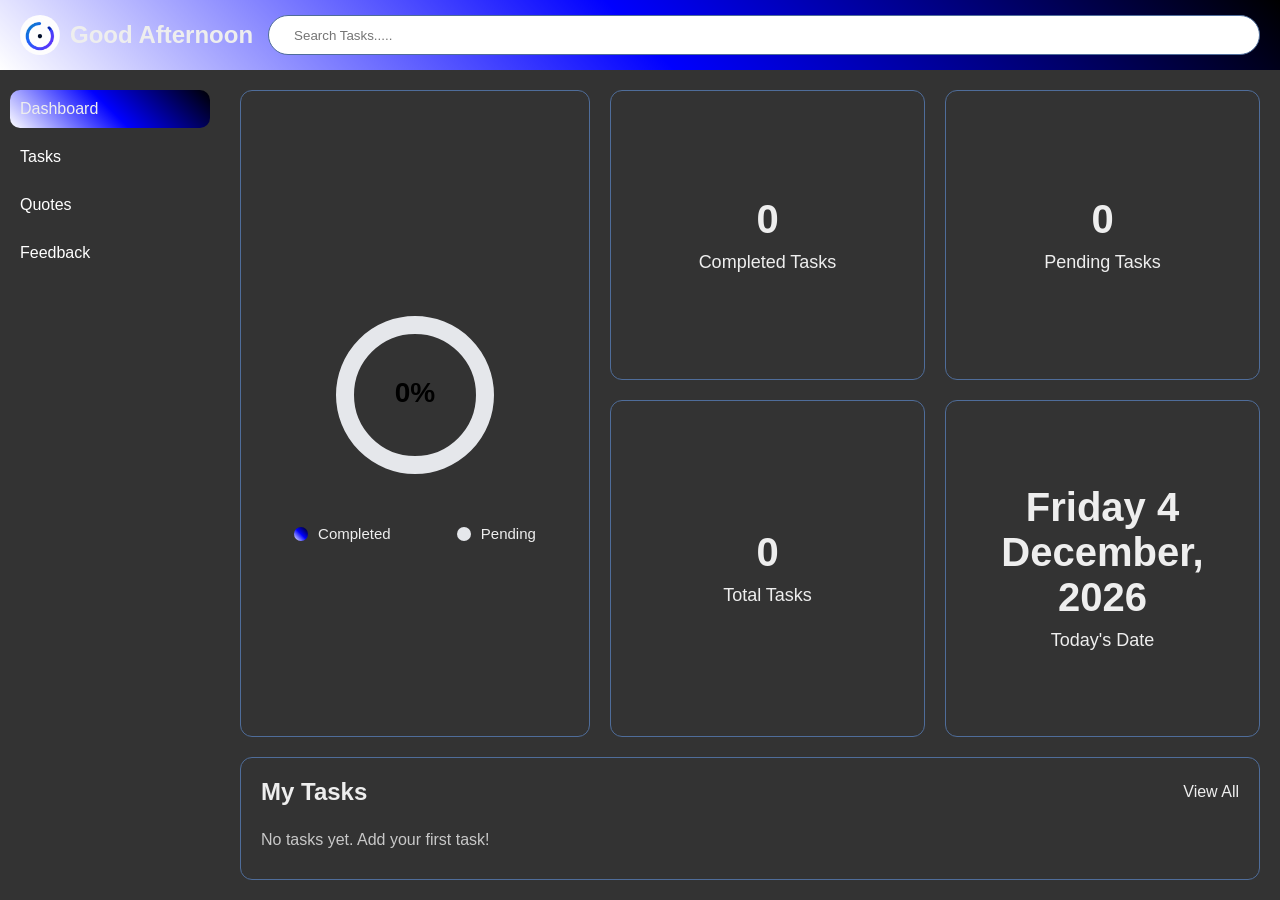
<file: index.html>
<!doctype html>
<html lang="en">
  <head>
    <meta charset="UTF-8">
    <meta name="viewport" content="width=device-width,initial-scale=1.0">
    <!-- initial scale 1.0 tell browser to set zoom to normal -->
    <title>FocusFlow For Tasks - Dashboard</title>
    <link rel="stylesheet" href="style.css">
  </head>
<body>
  <div class="full-body">
    <!-- Topbar contain profile photo, searchbar and name -->
    <header class="topbar">
      <div class="profile">
        <img src="Assets/logo.jpg" alt="FocusFlow logo" class="logo"/>
        <h2 id="username">Welcome</h2>
      </div>
      <input placeholder="Search Tasks....." type="search" class="searchbar"/>
    </header>
  <div class="main-body">
    <!-- main body contain sidebar and dashboard -->
  <aside class="sidebar">
    <nav>
      <a href="index.html" class="option active">Dashboard</a>
      <a href="Tasks.html" class="option">Tasks</a>
      <a href="Quote.html" class="option">Quotes</a>
      <a href="Feedback.html" class="option">Feedback</a>
    </nav>
  </aside>
  <!-- now dashboard -->
  <main class="dashboard" style="box-shadow:0 0 0 red;border:none;">
    <div class="dashboard-overview">
    <!-- This shows the progress -->
    <div class="progress-card">
      <svg class="progress-ring" width="220" height="220">
        <defs>
          <linearGradient id="progressColor-1" x1="100%" y1="100%" x2="0%" y2="0%">
            <stop offset="0%" stop-color="white"/>
            <stop offset="50%" stop-color="blue"/>
            <stop offset="100%" stop-color="black"/>
          </linearGradient>
        </defs>
        <!-- This is background circle -->
        <circle cy="110" cx="110" r="70" fill="none" stroke="#E5E7EB" stroke-width="18" stroke-linecap="round" stroke-dasharray="440" stroke-dashoffset="0"></circle>
        <!-- This one shows percentage -->
        <text id="progressText" x="110" y="110" font-weight="bold" text-anchor="middle" dominant-baseline="middle" font-size="28" >0%</text>
        <!-- This is progress cricle -->
        <circle cy="110" cx="110" r="70" stroke="url(#progressColor-1)" fill="none" stroke-width="18" stroke-dasharray="440" stroke-dashoffset="220" stroke-linecap="round" id="progressCircle"></circle>
        <!-- stroke linecap design circle start and end point round,square,butt(defualt) -->
        
      </svg>
    <div class="status">
      <div class="status-item" style="box-shadow:0 0 0 red;border:none;">
        <h2 class="completed-color"></h2>
        Completed
      </div>
      <div class="status-item" style="box-shadow:0 0 0 red;border:none;">
        <h2 class="pending-color"></h2>
        Pending
      </div>
    </div>
    </div>
    <!-- Total no. of completed tasks -->
    <div class="stats-grid">
      <div class="card stat-card">
        <h2 id="completedCount">3</h2>
        <p>
          Completed Tasks
        </p>
      </div>
      <!-- Total no. of pending tasks -->
      <div class="card stat-card">
        <h2 id="pendingCount">
          6
        </h2>
        <p>
          Pending Tasks
        </p>
      </div>
      <!-- Total no. of tasks -->
      <div class="card stat-card">
        <h2 id="totalCount">
          9
        </h2>
        <p>
          Total Tasks
        </p>
      </div>
      <!-- This one change date automatically -->
      <div class="card stat-card">
        <h2 id="todayDate">
          20 july 2026
        </h2>
        <p>
          Today's Date
        </p>
      </div>
    </div>
    </div>
    <!-- Dashboard Task Preview -->

<div class="dashboard-tasks">

    <div class="dashboard-tasks-header">

        <h2>My Tasks</h2>

        <a href="tasks.html">View All</a>

    </div>

    <div id="dashboardTasks">

    </div>

</div>
  
  </main>
  </div>
  </div>
<script src="script.js"></script>
</body>
</html>
</file>
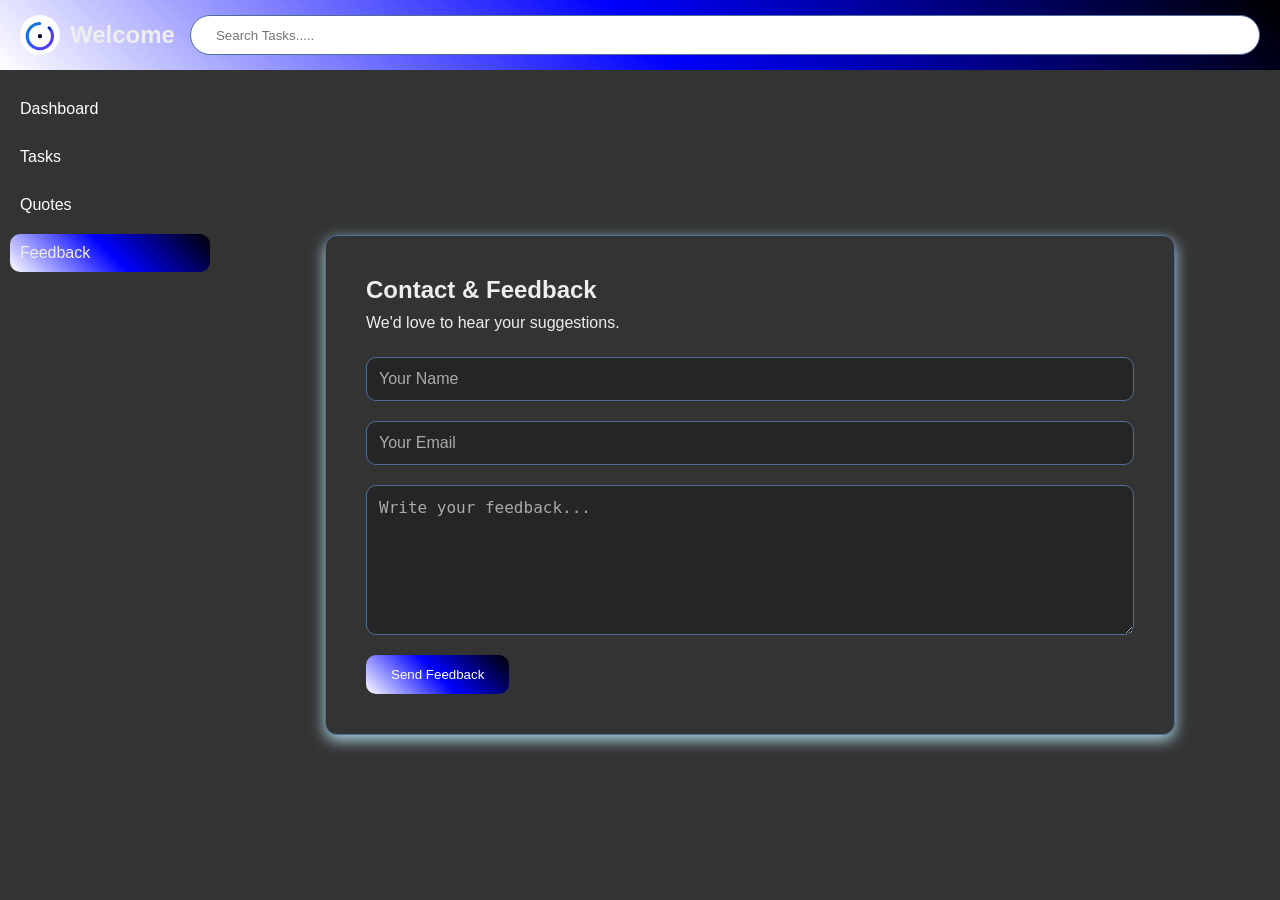
<file: Feedback.html>
<!doctype html>
<html lang="en">
<head>
  <meta charset="UTF-8">
  <meta name="viewport" content="width=device-width,initial-scale=1.0">
  <title>FocusFlow For Tasks - Feedback </title>
  <link rel="stylesheet" href="style.css">
</head>
<body>
    <div class="full-body">
    <!-- Topbar contain profile photo, searchbar and name -->
    <header class="topbar">
      <div class="profile">
        <img src="Assets/logo.jpg" alt="FocusFlow logo" class="logo"/>
        <h2 id="username">Welcome</h2>
      </div>
      <input placeholder="Search Tasks....." type="search" class="searchbar"/>
    </header>
  <div class="main-body">
    <!-- main body contain sidebar and dashboard -->
  <aside class="sidebar">
    <nav>
      <a href="index.html" class="option">Dashboard</a>
      <a href="Tasks.html" class="option">Tasks</a>
      <a href="Quote.html" class="option">Quotes</a>
      <a href="Feedback.html" class="option active">Feedback</a>
    </nav>
  </aside>
<main class="feedback-page">
<div class="feedback-card">
<h2>
Contact & Feedback
</h2>
<p>
We'd love to hear your suggestions.
</p>
<form id="feedbackForm">
<input
type="text"
id="feedbackName"
placeholder="Your Name"
required>
<input
type="email"
id="feedbackEmail"
placeholder="Your Email"
required>
<textarea
id="feedbackMessage"
rows="6"
placeholder="Write your feedback..."
required></textarea>
<button
type="submit">
Send Feedback
</button>
</form>
</div>
</main>
</div>
</div>
<script src="script.js"></script>
</body>
</html>
</file>
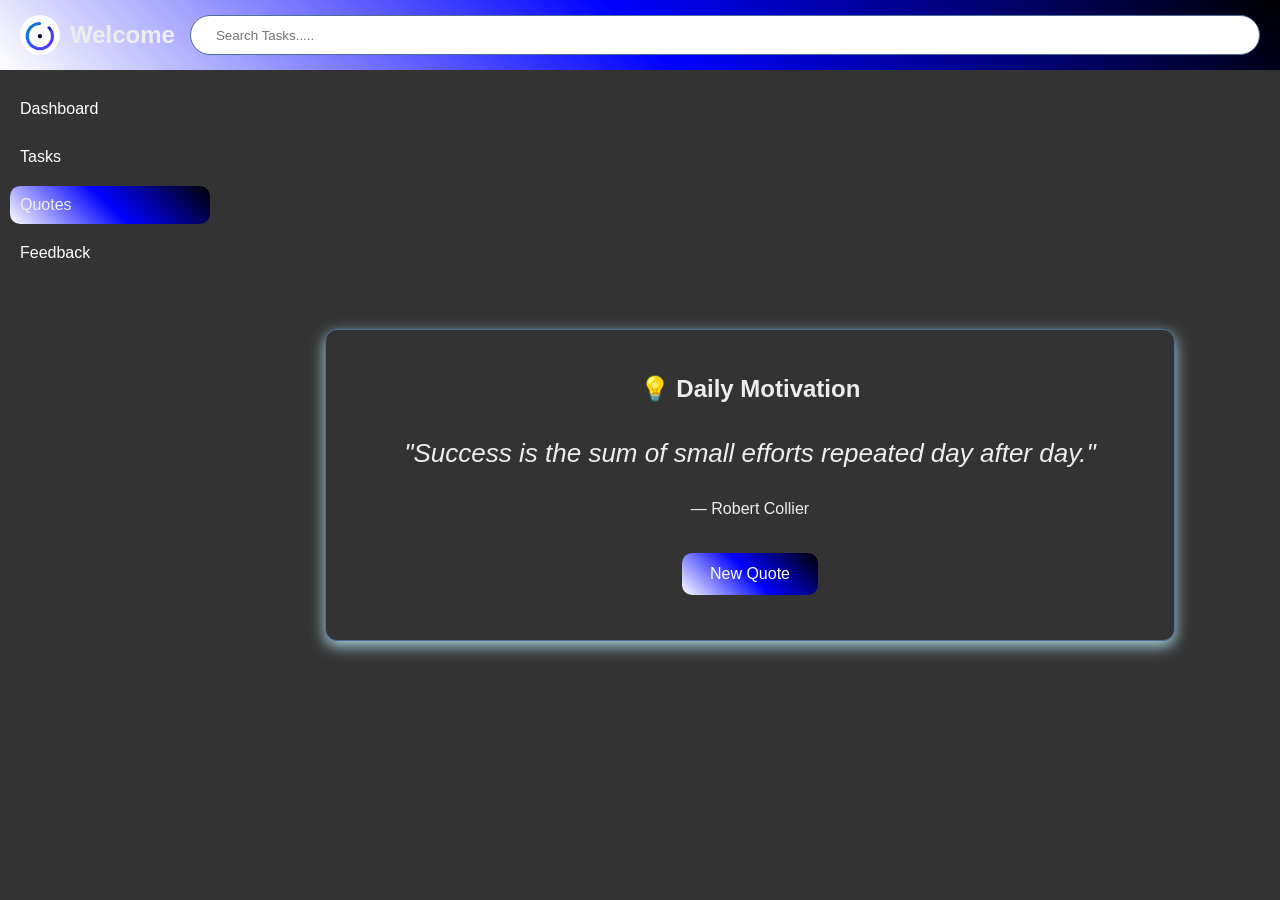
<file: Quote.html>
<!doctype html>
<html lang="en">
<head>
  <meta charset="UTF-8">
  <meta name="viewport" content="width=device-width,initial-scale=1.0">
  <title>FocusFlow For Task - Quotes </title>
  <link rel="stylesheet" href="style.css">
</head>
<body>
    <div class="full-body">
    <!-- Topbar contain profile photo, searchbar and name -->
    <header class="topbar">
      <div class="profile">
        <img src="Assets/logo.jpg" alt="FocusFlow logo" class="logo"/>
        <h2 id="username">Welcome</h2>
      </div>
      <input placeholder="Search Tasks....." type="search" class="searchbar"/>
    </header>
  <div class="main-body">
    <!-- main body contain sidebar and dashboard -->
  <aside class="sidebar">
    <nav>
      <a href="index.html" class="option">Dashboard</a>
      <a href="Tasks.html" class="option">Tasks</a>
      <a href="Quote.html" class="option active">Quotes</a>
      <a href="Feedback.html" class="option">Feedback</a>
    </nav>
  </aside>
<main class="quote-page">
<div class="quote-card">
<h2>💡 Daily Motivation</h2>
<p id="quoteText">
Success begins with discipline.
</p>
<h4 id="quoteAuthor">
— Unknown
</h4>
<button id="newQuoteBtn">
New Quote
</button>
</div>
</main>
  </div>
  </div>
<script src="script.js"></script>
</body>
</html>
</file>
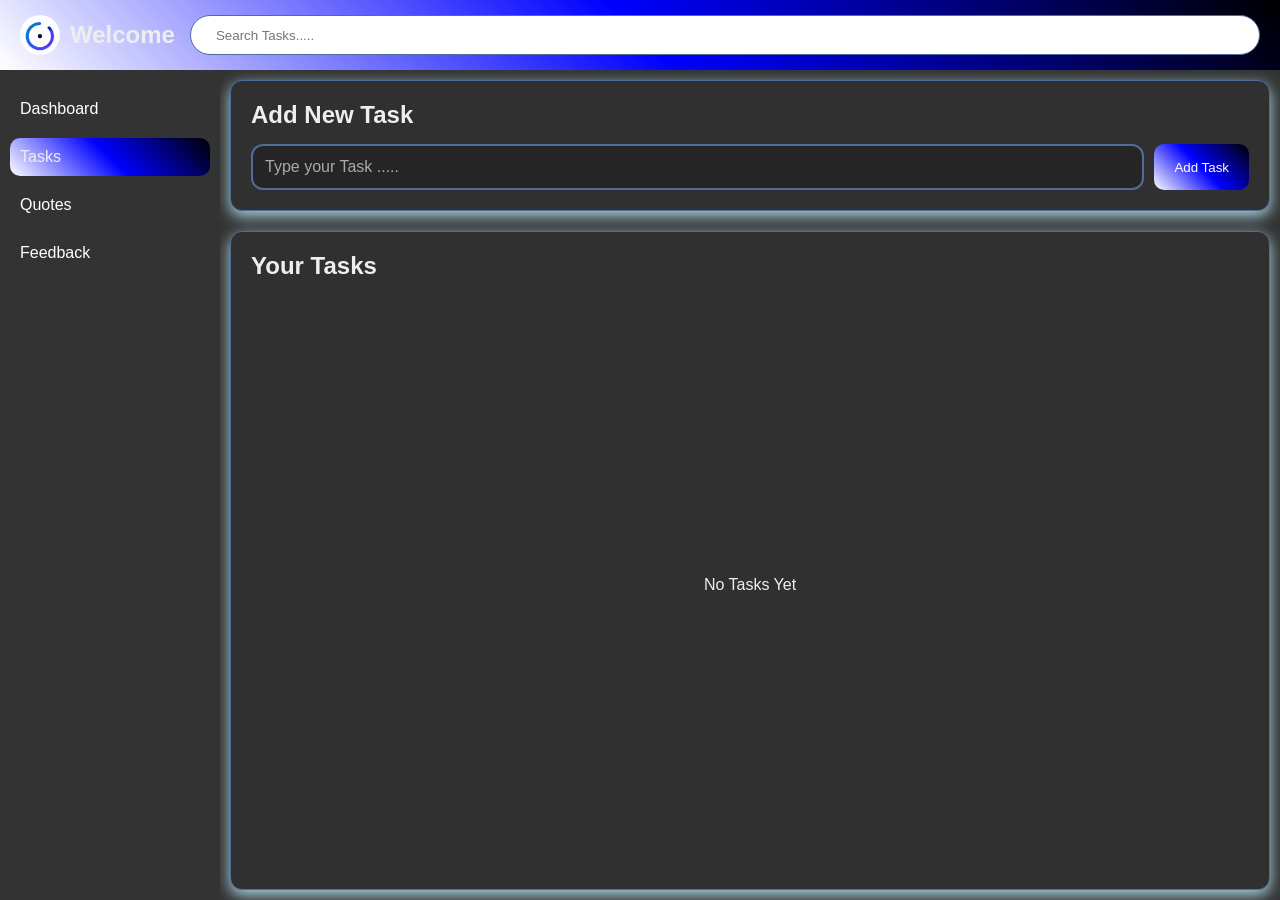
<file: Tasks.html>
<!doctype html>
<html lang="en">
<head>
  <meta charset="UTF-8">
  <meta name="viewport" content="width=device-width,initial-scale=1.0">
  <title>FocusFlow For Task - Tasks </title>
  <link rel="stylesheet" href="style.css">
</head>
<body>
    <div class="full-body">
    <!-- Topbar contain profile photo, searchbar and name -->
    
    <header class="topbar">
      <div class="profile">
        <img src="Assets/logo.jpg" alt="FocusFlow logo" class="logo"/>
        <h2 id="username">Welcome</h2>
      </div>
      <input placeholder="Search Tasks....." type="search" class="searchbar" id="searchTask"/>
    </header>
    
  <div class="main-body">
    <!-- main body contain sidebar and dashboard -->
  <aside class="sidebar">
    <nav>
      <a href="index.html" class="option">Dashboard</a>
      <a href="Tasks.html" class="option active">Tasks</a>
      <a href="Quote.html" class="option">Quotes</a>
      <a href="Feedback.html" class="option">Feedback</a>
    </nav>
  </aside>
  <!-- Tasks -->
  <main class="task-page">
    <div class="task-input-card">
      <h2>Add New Task</h2>
      <div class="task-input-group">
        <input placeholder="Type your Task ....." id="taskInput" type="text"/>
        <button id="addTaskBtn">
          Add Task
        </button>
      </div>
    </div>
    <div class="task-list-card">
      <h2>Your Tasks</h2>
      <div id="taskList">
      </div>
    </div>
  </main>
  </div>
  </div>
  <script src="script.js"></script>
</body>
</html>
</file>
<file: style.css>
/* =================================
   1. ROOT VARIABLES & GLOBAL RESET
================================= */

:root{
  --primary:linear-gradient(45deg,white,blue,black);
  --secondary:#333;
  --background:#f5f5f5;
  --text:#eee;
  --border:#4F6D9A;
  --success:#22c55e;
  --warning:#f59e0b;
  --danger:#ef4444;
  --radius:12px;
  --shadow:lightblue;
}

*,*::before,*::after{
  margin:0;
  padding:0;
  box-sizing:border-box;
}

/* =================================
   2. GLOBAL LAYOUT
================================= */

html,
body{
  margin:0 auto;
  height:100dvh;
  overflow-x:hidden;
  overscroll-behavior:none;
}

body{
  color:var(--text);
  font-family:Arial,Helvetica,Sans-Serif;
  background:var(--secondary);
  min-height:100vh;
}

.full-body{
  min-height:0;
  width:100%;
  margin:auto;
  display:flex;
  flex-direction:column;
  background:var(--secondary);
  height:100dvh;
}

.main-body{
  display:flex;
  flex:1;
  min-height:0;
  min-width:0;
}

main{
  flex:1;
  padding:20px;
}

/* =================================
   3. TOPBAR
================================= */

.topbar{
  background:var(--primary);
  height:70px;
  padding:0 20px;
  display:flex;
  align-items:center;
  gap:15px;
}

.profile{
  display:flex;
  align-items:center;
  gap:10px;
}

.logo{
  height:40px;
  width:40px;
  border-radius:50%;
  object-fit:cover;
}

.searchbar{
  border-radius:25px;
  border:solid 1px var(--border);
  padding:0 25px;
  flex:1;
  height:40px;
  outline:none;
  transition:.3s ease;
}

/* =================================
   4. SIDEBAR & NAVIGATION
================================= */

.sidebar{
  position:relative;
  background:var(--secondary);
  width:220px;
  padding:20px 10px;
}

.sidebar nav{
  gap:10px;
  display:flex;
  flex-direction:column;
}

.option{
  color:white;
  text-decoration:none;
  padding:10px;
  gap:10px;
  border-radius:10px;
  display:flex;
  align-items:center;
  transition:.3s ease;
}

.option:hover{
  background:var(--primary);
  transform:translateX(8px);
  width:100%;
}

.option.active{
  background:var(--primary);
  color:var(--text);
}

/* =================================
   5. COMMON CARDS & BUTTONS
================================= */

.card{
  color:var(--text);
  padding:20px;
  background-color:var(--secondary);
  border-radius:var(--radius);
  border:1px solid var(--border);
  transition:.2s ease;
  min-height:0;
  min-width:0;
}

button{
  cursor:pointer;
  border:none;
  padding:10px 20px;
  border-radius:10px;
  transition:.3s ease;
}

/* =================================
   6. DASHBOARD
================================= */

.dashboard{
  display:flex;
  flex:1;
  flex-direction:column;
  padding:20px;
  width:100%;
  align-items:stretch;
  gap:20px;
  min-height:0;
  min-width:0;
  overflow-x:hidden;
  overflow-y:auto;
}

.dashboard-overview{
  display:flex;
  flex:1;
  gap:20px;
  min-width:0;
  min-height:0;
}

.progress-card{
  background:var(--secondary);
  border-radius:var(--radius);
  border:1px solid var(--border);
  width:350px;
  min-width:280px;
  gap:20px;
  align-items:center;
  display:flex;
  flex-direction:column;
  justify-content:center;
  padding:20px;
}

/* Progress ring */

.progress-ring{
  width:100%;
  max-width:220px;
}

.status{
  display:flex;
  width:100%;
  justify-content:space-around;
}

.status-item{
  font-size:15px;
  gap:10px;
  display:flex;
  align-items:center;
}

.completed-color{
  height:14px;
  width:14px;
  border-radius:50%;
  background:var(--primary);
}

.pending-color{
  height:14px;
  width:14px;
  border-radius:50%;
  background-color:#E5E7EB;
}

/* Statistics */

.stats-grid{
  grid-template-columns:repeat(2,1fr);
  display:grid;
  flex:1;
  gap:20px;
}

.stat-card{
  min-height:160px;
  display:flex;
  flex-direction:column;
  justify-content:center;
  align-items:center;
  text-align:center;
}

.stat-card h2{
  color:var(--text);
  margin-bottom:10px;
  font-size:40px;
}

.stat-card p{
  color:var(--text);
  font-size:18px;
}

.stat-card:hover{
  transform:translateY(-5px);
  background:var(--primary);
  transition:2s ease;
  box-shadow:
    0 8px 20px var(--shadow),
    0 -8px 20px var(--shadow),
    8px 0 20px var(--shadow),
    -8px 0 20px var(--shadow);
}

/* Dashboard task preview */

.dashboard-tasks{
  width:100%;
  flex-shrink:0;
  background:var(--secondary);
  border:1px solid var(--border);
  border-radius:var(--radius);
  padding:20px;
}

.dashboard-tasks-header{
  display:flex;
  justify-content:space-between;
  align-items:center;
  margin-bottom:15px;
}

.dashboard-tasks-header a{
  color:var(--text);
  text-decoration:none;
}

.dashboard-tasks-header a:hover{
  text-decoration:underline;
}

.dashboard-task-item{
  display:flex;
  align-items:center;
  gap:12px;
  padding:12px;
  border-bottom:1px solid rgba(255,255,255,0.12);
}

.dashboard-task-marker{
  width:12px;
  height:12px;
  min-width:12px;
  border-radius:50%;
  background:var(--warning);
}

.dashboard-task-text{
  color:var(--text);
  overflow-wrap:anywhere;
}

.dashboard-empty,
.dashboard-more{
  color:var(--text);
  padding:10px 0;
  opacity:.8;
}

.dashboard-more{
  font-size:14px;
  text-align:right;
}

/* =================================
   7. TASK PAGE
================================= */

.task-page{
  display:flex;
  flex:1;
  gap:20px;
  padding:10px;
  flex-direction:column;
  min-width:0;
  min-height:0;
}

.task-input-card,
.task-list-card{
  background:#303030;
  border:1px solid var(--border);
  border-radius:var(--radius);
}

.task-input-card{
  padding:20px;
  box-shadow:0 5px 15px var(--shadow);
}

.task-input-card h2{
  margin-bottom:15px;
}

/* Task input */

.task-input-group{
  display:flex;
  gap:10px;
}

.task-input-group input{
  font-size:16px;
  flex:1;
  padding:12px;
  outline:none;
  border:2px solid var(--border);
  border-radius:var(--radius);
  background:#252525;
  color:var(--text);
}

.task-input-group input::placeholder{
  color:#aaa;
}

.task-input-group input:focus{
  border-color:#7777ff;
}

/* Add task button */

#addTaskBtn{
  padding:12px 20px;
  color:white;
  background:var(--primary);
}

#addTaskBtn:hover{
  opacity:.9;
}

/* Task list */

.task-list-card{
  box-shadow:0 5px 15px var(--shadow);
  padding:20px;
  flex:1;
  display:flex;
  flex-direction:column;
  min-height:0;
}

.task-list-card h2{
  margin-bottom:20px;
}

#taskList{
  display:flex;
  flex-direction:column;
  flex:1;
  min-height:0;
}

/* Individual tasks */

.task{
  display:flex;
  align-items:center;
  gap:15px;
  background:#292929;
  color:var(--text);
  border:1px solid #555;
  border-radius:10px;
  padding:15px;
  margin-bottom:15px;
  transition:.3s;
}

.task:hover{
  transform:translateY(-4px);
  box-shadow:
    0 5px 12px var(--shadow),
    0 -5px 12px var(--shadow),
    5px 0 12px var(--shadow),
    -5px 0 12px var(--shadow);
}

.task input[type="checkbox"]{
  width:20px;
  height:20px;
  cursor:pointer;
}

.task-text{
  flex:1;
  font-size:17px;
  word-break:break-word;
  color:var(--text);
  min-width:0;
}

.completed .task-text{
  text-decoration:line-through;
  color:var(--text);
}

.completed{
  opacity:.7;
}

/* Action buttons */

.task-buttons{
  display:flex;
  gap:8px;
}

.edit-btn{
  background:var(--primary);
  color:white;
}

.delete-btn{
  background:var(--warning);
  color:var(--text);
}

.edit-btn,
.delete-btn{
  min-width:65px;
  padding:8px 12px;
  border:none;
  border-radius:8px;
  cursor:pointer;
}

/* Empty task message */

.empty-message{
  flex:1;
  display:flex;
  align-items:center;
  justify-content:center;
  text-align:center;
  color:var(--text);
  padding:20px;
}

/* =================================
   8. QUOTE PAGE
================================= */

.quote-page{
  display:flex;
  flex:1;
  justify-content:center;
  align-items:center;
  min-width:0;
  min-height:0;
}

.quote-card{
  width:100%;
  max-width:700px;
  margin:auto;
  background:var(--secondary);
  border:1px solid var(--border);
  border-radius:var(--radius);
  padding:40px 30px;
  text-align:center;
  box-shadow:0 5px 15px var(--shadow);
}

.quote-card h2{
  margin-bottom:30px;
  color:var(--text);
}

#quoteText{
  font-size:24px;
  line-height:1.6;
  font-style:italic;
  margin-bottom:25px;
  color:var(--text);
}

#quoteAuthor{
  margin-bottom:35px;
  color:var(--text);
  font-weight:normal;
}

#newQuoteBtn{
  background:var(--primary);
  color:white;
  padding:12px 28px;
  border:none;
  border-radius:10px;
  cursor:pointer;
  font-size:16px;
  transition:.3s;
}

#newQuoteBtn:hover{
  transform:translateY(-2px);
  opacity:.9;
}

/* =================================
   9. FEEDBACK PAGE
================================= */

.feedback-page{
  flex:1;
  display:flex;
  justify-content:center;
  align-items:center;
  min-width:0;
  min-height:0;
  padding:20px;
}

.feedback-card{
  width:100%;
  max-width:700px;
  background:var(--secondary);
  border:1px solid var(--border);
  border-radius:var(--radius);
  padding:30px;
  box-shadow:0 5px 15px var(--shadow);
}

.feedback-card h2{
  margin-bottom:10px;
  color:var(--text);
}

.feedback-card p{
  margin-bottom:25px;
  color:var(--text);
}

/* Feedback form */

#feedbackForm{
  display:flex;
  flex-direction:column;
  gap:15px;
}

#feedbackForm input,
#feedbackForm textarea{
  box-sizing:border-box;
  width:100%;
  padding:12px;
  background:#252525;
  color:var(--text);
  border:1px solid var(--border);
  border-radius:10px;
  font-size:16px;
  outline:none;
  resize:vertical;
}

#feedbackForm input::placeholder,
#feedbackForm textarea::placeholder{
  color:#aaa;
}

#feedbackForm input:focus,
#feedbackForm textarea:focus{
  border-color:#7777ff;
}

#feedbackForm button{
  align-self:flex-start;
  background:var(--primary);
  color:white;
  border:none;
  border-radius:10px;
  padding:12px 25px;
  cursor:pointer;
  transition:.3s;
}

#feedbackForm button:hover{
  transform:translateY(-2px);
  opacity:.9;
}

/* =================================
   10. RESPONSIVE DESIGN
================================= */

/* Tablet and smaller screens */

@media(max-width:990px){

  .dashboard-overview{
    flex-direction:column;
    align-items:center;
    flex:none;
  }

  .progress-card{
    max-width:400px;
    width:100%;
  }

  .stats-grid{
    width:100%;
  }

}

/* Smaller tablet */

@media(max-width:770px){

  .stats-grid{
    grid-template-columns:1fr 1fr;
  }

  #todayDate{
    font-size:24px;
  }

}

/* Mobile and tablet */

@media(max-width:768px){

  /* Sidebar */

  .sidebar{
    width:80px;
  }

  .searchbar{
    width:100%;
  }

  .option{
    justify-content:center;
    font-size:14px;
  }

  /* Task page */

  .task-input-group{
    flex-direction:column;
  }

  .task{
    display:grid;
    grid-template-columns:auto minmax(0,1fr);
    align-items:center;
    gap:12px;
  }

  .task-buttons{
    width:100%;
    grid-column:2;
    justify-content:flex-end;
  }

  /* Quote page */

  .quote-page{
    padding:15px;
  }

  .quote-card{
    padding:25px 20px;
  }

  #quoteText{
    font-size:20px;
    overflow-wrap:anywhere;
  }

  /* Feedback page */

  .feedback-page{
    padding:15px;
  }

  .feedback-card{
    padding:20px;
  }

}

/* Small mobile screens */

@media(max-width:480px){

  .topbar{
    gap:10px;
    padding:10px;
  }

  .logo{
    height:35px;
    width:35px;
  }

  .sidebar{
    width:70px;
    height:70%;
    overflow:hidden;
    overflow-y:auto;
  }

}

/* Desktop improvements */

@media(min-width:769px){

  /* Feedback page */

  .feedback-card{
    max-width:850px;
    padding:40px;
  }

  #feedbackForm{
    gap:20px;
  }

  #feedbackForm textarea{
    min-height:150px;
  }

  /* Quote page */

  .quote-card{
    max-width:850px;
    padding:45px;
  }

  #quoteText{
    font-size:26px;
    line-height:1.6;
  }

}
</file>
